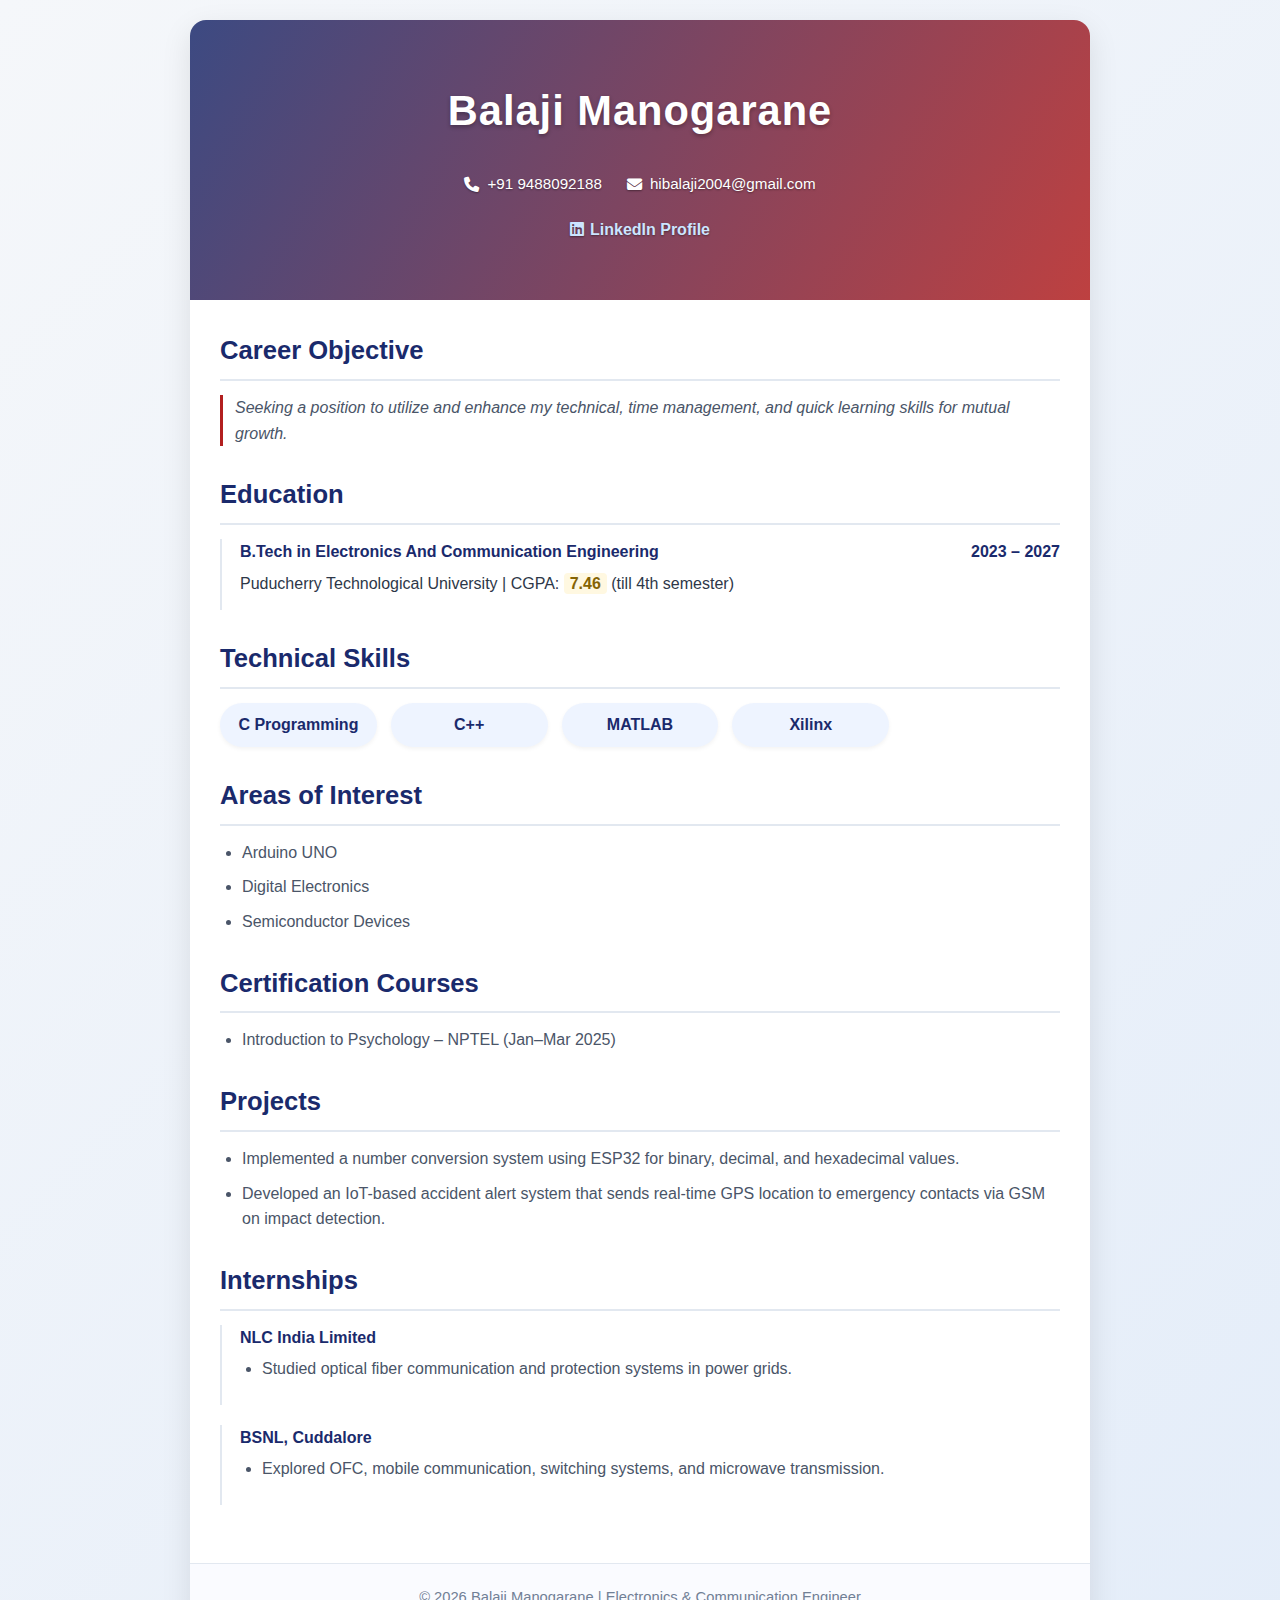
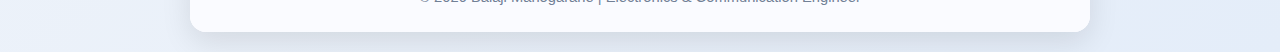
<file: index.html>
<!DOCTYPE html>
<html lang="en">
<head>
    <meta charset="UTF-8" />
    <meta name="viewport" content="width=device-width, initial-scale=1.0"/>
    <title>Balaji Manogarane - Portfolio</title>
    <link rel="stylesheet" href="https://cdnjs.cloudflare.com/ajax/libs/font-awesome/6.4.0/css/all.min.css" />
    <style>
        * {
            margin: 0;
            padding: 0;
            box-sizing: border-box;
            font-family: 'Segoe UI', Tahoma, Geneva, Verdana, sans-serif;
        }

        :root {
            --primary: #1a2a6c;
            --secondary: #b21f1f;
            --text: #2d3748;
            --border: #e2e8f0;
        }

        body {
            background: linear-gradient(135deg, #f5f7fa 0%, #e4edf9 100%);
            color: var(--text);
            line-height: 1.6;
            padding: 20px;
            min-height: 100vh;
        }

        .container {
            max-width: 900px;
            margin: 0 auto;
            background: white;
            border-radius: 16px;
            box-shadow: 0 10px 30px rgba(0, 0, 0, 0.1);
            overflow: hidden;
        }

        /* ✅ HEADER WITH GITHUB COVER IMAGE — NO PROFILE PIC */
        header {
            height: 280px;
            background-image:
                linear-gradient(120deg, rgba(26, 42, 108, 0.85), rgba(178, 31, 31, 0.85)),
                url('https://raw.githubusercontent.com/titan-rgb-ux/image/main/cover.jpeg');
            background-size: cover;
            background-position: center;
            background-repeat: no-repeat;
            display: flex;
            flex-direction: column;
            justify-content: center;
            align-items: center;
            text-align: center;
            color: white;
            padding: 0 20px;
        }

        header h1 {
            font-size: 2.6rem;
            margin-bottom: 16px;
            letter-spacing: 1px;
            text-shadow: 0 2px 4px rgba(0, 0, 0, 0.3);
        }

        .contact-info {
            display: flex;
            gap: 25px;
            margin: 12px 0;
            flex-wrap: wrap;
            justify-content: center;
        }

        .contact-item {
            display: flex;
            align-items: center;
            gap: 8px;
            font-size: 0.95rem;
            text-shadow: 0 1px 2px rgba(0, 0, 0, 0.4);
        }

        .linkedin-link {
            color: #cce5ff;
            text-decoration: none;
            display: inline-flex;
            align-items: center;
            gap: 6px;
            margin-top: 8px;
            font-weight: 600;
            text-shadow: 0 1px 2px rgba(0, 0, 0, 0.4);
        }

        .linkedin-link:hover {
            text-decoration: underline;
        }

        .content {
            padding: 30px;
        }

        section {
            margin-bottom: 28px;
        }

        h2 {
            color: var(--primary);
            border-bottom: 2px solid var(--border);
            padding-bottom: 8px;
            margin-bottom: 14px;
            font-size: 1.6rem;
            font-weight: 600;
        }

        .objective p {
            font-style: italic;
            padding-left: 12px;
            border-left: 3px solid var(--secondary);
            color: #4a5568;
        }

        .education-item,
        .experience-item {
            margin-bottom: 20px;
            padding-left: 18px;
            border-left: 2px solid var(--border);
            padding-bottom: 14px;
        }

        .education-header,
        .experience-header {
            display: flex;
            justify-content: space-between;
            margin-bottom: 6px;
            font-weight: 600;
            color: var(--primary);
        }

        .skills-container {
            display: grid;
            grid-template-columns: repeat(auto-fill, minmax(130px, 1fr));
            gap: 14px;
        }

        .skill-tag {
            background: #eef4ff;
            padding: 9px 16px;
            border-radius: 50px;
            text-align: center;
            font-weight: 600;
            color: var(--primary);
            box-shadow: 0 2px 4px rgba(0, 0, 0, 0.05);
        }

        ul {
            padding-left: 22px;
        }

        li {
            margin-bottom: 9px;
            color: #4a5568;
        }

        .highlight {
            background: #fff8e1;
            padding: 2px 6px;
            border-radius: 4px;
            font-weight: 600;
            color: #856404;
        }

        footer {
            text-align: center;
            padding: 22px;
            color: #718096;
            font-size: 0.92rem;
            border-top: 1px solid var(--border);
            background: #fafbff;
        }

        @media (max-width: 600px) {
            header h1 {
                font-size: 2rem;
            }
            .contact-info {
                flex-direction: column;
                gap: 10px;
            }
            .content {
                padding: 24px;
            }
            .skills-container {
                grid-template-columns: repeat(auto-fill, minmax(100px, 1fr));
            }
        }
    </style>
</head>
<body>
<div class="container">
    <header>
        <h1>Balaji Manogarane</h1>
        <div class="contact-info">
            <div class="contact-item"><i class="fas fa-phone"></i> +91 9488092188</div>
            <div class="contact-item"><i class="fas fa-envelope"></i> hibalaji2004@gmail.com</div>
        </div>
        <a href="https://www.linkedin.com/in/balaji-manogarane-66b4ab1b3" target="_blank" class="linkedin-link">
            <i class="fab fa-linkedin"></i> LinkedIn Profile
        </a>
    </header>

    <div class="content">
        <section class="objective">
            <h2>Career Objective</h2>
            <p>Seeking a position to utilize and enhance my technical, time management, and quick learning skills for mutual growth.</p>
        </section>

        <section class="education">
            <h2>Education</h2>
            <div class="education-item">
                <div class="education-header">
                    <span>B.Tech in Electronics And Communication Engineering</span>
                    <span>2023 – 2027</span>
                </div>
                <p>Puducherry Technological University | CGPA: <span class="highlight">7.46</span> (till 4th semester)</p>
            </div>
        </section>

        <section class="skills">
            <h2>Technical Skills</h2>
            <div class="skills-container">
                <div class="skill-tag">C Programming</div>
                <div class="skill-tag">C++</div>
                <div class="skill-tag">MATLAB</div>
                <div class="skill-tag">Xilinx</div>
            </div>
        </section>

        <section class="interests">
            <h2>Areas of Interest</h2>
            <ul>
                <li>Arduino UNO</li>
                <li>Digital Electronics</li>
                <li>Semiconductor Devices</li>
            </ul>
        </section>

        <section class="certifications">
            <h2>Certification Courses</h2>
            <ul>
                <li>Introduction to Psychology – NPTEL (Jan–Mar 2025)</li>
            </ul>
        </section>

        <section class="projects">
            <h2>Projects</h2>
            <ul>
                <li>Implemented a number conversion system using ESP32 for binary, decimal, and hexadecimal values.</li>
                <li>Developed an IoT-based accident alert system that sends real-time GPS location to emergency contacts via GSM on impact detection.</li>
            </ul>
        </section>

        <section class="internships">
            <h2>Internships</h2>
            <div class="experience-item">
                <div class="experience-header"><span>NLC India Limited</span></div>
                <ul><li>Studied optical fiber communication and protection systems in power grids.</li></ul>
            </div>
            <div class="experience-item">
                <div class="experience-header"><span>BSNL, Cuddalore</span></div>
                <ul><li>Explored OFC, mobile communication, switching systems, and microwave transmission.</li></ul>
            </div>
        </section>
    </div>

    <footer>
        <p>© 2026 Balaji Manogarane | Electronics & Communication Engineer</p>
    </footer>
</div>
</body>
</html>
</file>
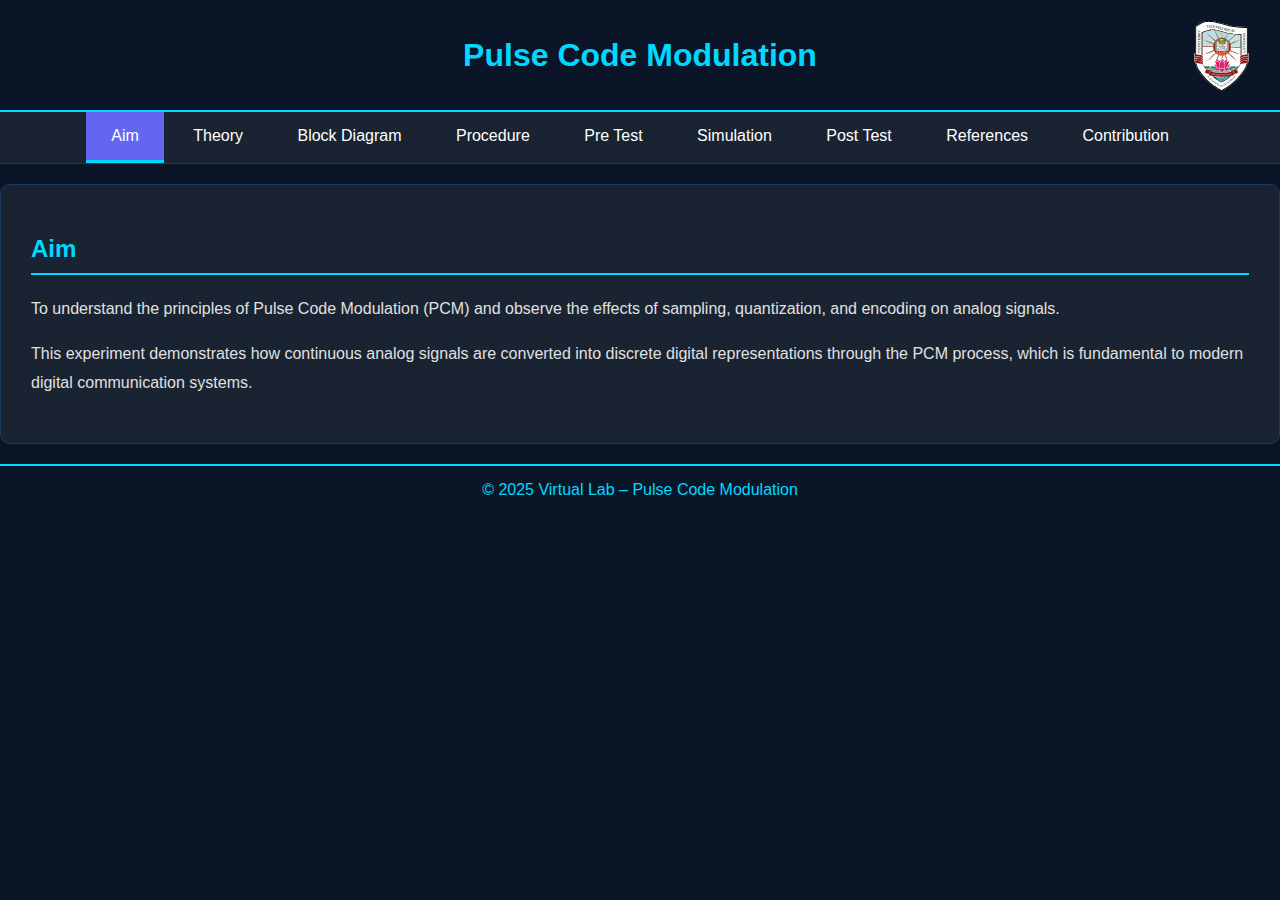
<file: pcm/target/classes/static/index.html>
<!DOCTYPE html>
<html lang="en">
<head>
<meta charset="UTF-8">
<meta name="viewport" content="width=device-width, initial-scale=1.0">
<title>Pulse Code Modulation - Virtual Lab</title>
<link rel="stylesheet" href="style.css">
<script src="https://cdn.plot.ly/plotly-2.32.0.min.js"></script>
</head>
<body>

<header>
  <div class="header-left"></div>
  <div class="title">Pulse Code Modulation</div>
  <div class="header-right">
    <img src="ptu-logo.svg" alt="PTU Logo" class="ptu-logo">

  </div>
</header>

<nav>
  <a href="#aim" class="nav-link active">Aim</a>
  <a href="#theory" class="nav-link">Theory</a>
  <a href="#block" class="nav-link">Block Diagram</a>
  <a href="#procedure" class="nav-link">Procedure</a>
  <a href="#pretest" class="nav-link">Pre Test</a>
  <a href="#simulation" class="nav-link">Simulation</a>
  <a href="#posttest" class="nav-link">Post Test</a>
  <a href="#references" class="nav-link">References</a>
  <a href="#contribution" class="nav-link">Contribution</a>
</nav>

<section id="aim" class="active">
  <h2>Aim</h2>
  <p>To understand the principles of Pulse Code Modulation (PCM) and observe the effects of sampling, quantization, and encoding on analog signals.</p>
  <p>This experiment demonstrates how continuous analog signals are converted into discrete digital representations through the PCM process, which is fundamental to modern digital communication systems.</p>
</section>

<section id="theory">
  <h2>Theory</h2>
  <p>Pulse Code Modulation (PCM) is a method used to digitally represent analog signals. It is the standard form of digital audio in computers, compact discs, digital telephony, and other digital audio applications.</p>
  <h3>The PCM process involves three main steps:</h3>
  <ul>
    <li><strong>Sampling:</strong> The continuous-time analog signal is sampled at regular intervals.</li>
    <li><strong>Quantization:</strong> Each sampled value is approximated to the nearest value within discrete levels.</li>
    <li><strong>Encoding:</strong> Each quantized value is represented in binary or Gray code.</li>
  </ul>
  <h3>Key Parameters:</h3>
  <ul>
    <li><strong>Sampling Rate (Fs):</strong> Samples per second.</li>
    <li><strong>Quantization Levels (L):</strong> Number of amplitude levels.</li>
    <li><strong>Bit Depth (n):</strong> Bits per sample.</li>
    <li><strong>Bit Rate:</strong> Fs × n.</li>
  </ul>
</section>

<section id="block">
  <h2>Block Diagram</h2>
  <div style="display: flex; justify-content: center; margin: 20px 0;">
    <svg width="800" height="500" viewBox="0 0 800 500" xmlns="http://www.w3.org/2000/svg">
      <rect width="800" height="500" fill="#f5f5f5"/>
      <line x1="470" y1="0" x2="470" y2="90" stroke="#FFD700" stroke-width="8"/>
      <line x1="470" y1="410" x2="470" y2="500" stroke="#FFD700" stroke-width="8"/>
      <rect x="50" y="60" width="100" height="80" fill="white" stroke="black" stroke-width="2"/>
      <text x="100" y="95" text-anchor="middle" font-size="14" font-weight="bold">Analog</text>
      <text x="100" y="112" text-anchor="middle" font-size="14" font-weight="bold">message</text>
      <text x="100" y="129" text-anchor="middle" font-size="14" font-weight="bold">signal</text>
      <path d="M 150 100 L 180 100" stroke="black" stroke-width="2" fill="none" marker-end="url(#arrowhead)"/>
      <rect x="180" y="60" width="100" height="80" fill="white" stroke="black" stroke-width="2"/>
      <text x="230" y="105" text-anchor="middle" font-size="16" font-weight="bold">LPF</text>
      <path d="M 280 100 L 310 100" stroke="black" stroke-width="2" fill="none" marker-end="url(#arrowhead)"/>
      <rect x="310" y="60" width="100" height="80" fill="white" stroke="black" stroke-width="2"/>
      <text x="360" y="105" text-anchor="middle" font-size="14" font-weight="bold">Sampler</text>
      <path d="M 410 100 L 440 100" stroke="black" stroke-width="2" fill="none" marker-end="url(#arrowhead)"/>
      <rect x="440" y="60" width="100" height="80" fill="white" stroke="black" stroke-width="2"/>
      <text x="490" y="105" text-anchor="middle" font-size="14" font-weight="bold">Quantizer</text>
      <path d="M 540 100 L 570 100" stroke="black" stroke-width="2" fill="none" marker-end="url(#arrowhead)"/>
      <rect x="570" y="60" width="100" height="80" fill="white" stroke="black" stroke-width="2"/>
      <text x="620" y="105" text-anchor="middle" font-size="14" font-weight="bold">Encoder</text>
      <text x="400" y="170" text-anchor="middle" font-size="14">Transmitter Section</text>
      <path d="M 670 100 L 720 100 L 720 240" stroke="black" stroke-width="2" fill="none" marker-end="url(#arrowhead)"/>
      <text x="735" y="140" font-size="12" font-weight="bold">PCM output</text>
      <text x="735" y="155" font-size="12" font-weight="bold">given to</text>
      <text x="735" y="170" font-size="12" font-weight="bold">channel</text>
      <rect x="640" y="240" width="100" height="60" fill="#d4edda" stroke="black" stroke-width="2"/>
      <text x="690" y="263" text-anchor="middle" font-size="11" font-weight="bold">Regenerative</text>
      <text x="690" y="278" text-anchor="middle" font-size="11" font-weight="bold">Repeater</text>
      <path d="M 640 270 L 240 270" stroke="black" stroke-width="2" stroke-dasharray="8,4" fill="none"/>
      <text x="440" y="295" text-anchor="middle" font-size="14" font-weight="bold">CHANNEL</text>
      <rect x="140" y="240" width="100" height="60" fill="#d4edda" stroke="black" stroke-width="2"/>
      <text x="190" y="263" text-anchor="middle" font-size="11" font-weight="bold">Regenerative</text>
      <text x="190" y="278" text-anchor="middle" font-size="11" font-weight="bold">Repeater</text>
      <path d="M 140 270 L 80 270 L 80 340" stroke="black" stroke-width="2" fill="none" marker-end="url(#arrowhead)"/>
      <text x="40" y="280" font-size="12" font-weight="bold">Channel</text>
      <text x="40" y="295" font-size="12" font-weight="bold">output</text>
      <rect x="50" y="340" width="100" height="60" fill="white" stroke="black" stroke-width="2"/>
      <text x="100" y="363" text-anchor="middle" font-size="11" font-weight="bold">Regeneration</text>
      <text x="100" y="378" text-anchor="middle" font-size="11" font-weight="bold">circuit</text>
      <path d="M 150 370 L 180 370" stroke="black" stroke-width="2" fill="none" marker-end="url(#arrowhead)"/>
      <rect x="180" y="340" width="100" height="60" fill="white" stroke="black" stroke-width="2"/>
      <text x="230" y="375" text-anchor="middle" font-size="14" font-weight="bold">Decoder</text>
      <path d="M 280 370 L 310 370" stroke="black" stroke-width="2" fill="none" marker-end="url(#arrowhead)"/>
      <rect x="310" y="340" width="100" height="60" fill="white" stroke="black" stroke-width="2"/>
      <text x="360" y="363" text-anchor="middle" font-size="11" font-weight="bold">Reconstruction</text>
      <text x="360" y="378" text-anchor="middle" font-size="11" font-weight="bold">filter</text>
      <path d="M 410 370 L 440 370" stroke="black" stroke-width="2" fill="none" marker-end="url(#arrowhead)"/>
      <rect x="440" y="340" width="100" height="60" fill="white" stroke="black" stroke-width="2"/>
      <text x="490" y="375" text-anchor="middle" font-size="14" font-weight="bold">Destination</text>
      <text x="300" y="430" text-anchor="middle" font-size="14">Receiver Section</text>
      <defs>
        <marker id="arrowhead" markerWidth="10" markerHeight="10" refX="9" refY="3" orient="auto">
          <polygon points="0 0, 10 3, 0 6" fill="black"/>
        </marker>
      </defs>
    </svg>
  </div>
</section>

<section id="procedure">
  <h2>Procedure</h2>
  <ol>
    <li>Select signal type: Sine, Cosine, or Random.</li>
    <li>Adjust amplitude and frequency.</li>
    <li>Set sampling frequency and quantization levels.</li>
    <li>Select encoding scheme.</li>
    <li>Click the SIMULATE button to generate plots.</li>
    <li>Observe Channel 1 (Transmitter) signals by clicking different buttons.</li>
    <li>Observe Channel 2 (Receiver) signals.</li>
    <li>Zoom in/out for clarity using Plotly controls.</li>
    <li>Compare input vs output signals to understand quantization error.</li>
  </ol>
</section>

<section id="simulation">
  <h2>Simulation</h2>
  <div class="controls">
    <div class="control-box">
      <label>Message Amplitude (V)</label>
      <input type="number" id="msgAmp" value="5" min="0" max="10" step="0.1">
    </div>
    <div class="control-box">
      <label>Message Frequency (Hz)</label>
      <input type="number" id="msgFreq" value="50" min="1" max="1000">
    </div>
    <div class="control-box">
      <label>Signal Type</label>
      <select id="signalType">
        <option value="sine" selected>Sine</option>
        <option value="cosine">Cosine</option>
        <option value="random">Random</option>
      </select>
    </div>
    <div class="control-box">
      <label>Sampling Frequency (Hz)</label>
      <input type="number" id="sampFreq" value="400" min="10" max="10000">
    </div>
    <div class="control-box">
      <label>Quantization Levels</label>
      <select id="quantLevels">
        <option>4</option>
        <option selected>8</option>
        <option>16</option>
        <option>32</option>
        <option>64</option>
        <option>128</option>
        <option>256</option>
      </select>
    </div>
    <div class="control-box">
      <label>Encoding Scheme</label>
      <select id="encodingType">
        <option value="binary">Binary</option>
        <option value="gray">Gray Code</option>
      </select>
    </div>
  </div>

  <div style="text-align:center; margin-top:20px;">
    <button id="simulateBtn">SIMULATE</button>
  </div>

  <div id="samplingRatio" style="text-align:center; margin-top:15px; padding:15px; background:var(--navy); border:2px solid var(--cyan); border-radius:8px; max-width:500px; margin-left:auto; margin-right:auto;">
    <div style="font-weight:bold; color:var(--cyan); margin-bottom:8px;">Sampling Analysis</div>
    <div id="ratioText" style="font-size:18px; color:var(--white);"></div>
    <div id="nyquistStatus" style="margin-top:8px; font-size:14px;"></div>
  </div>

  <div class="channel">
    <h3 style="text-align:center;color:var(--cyan)">Channel 1 - TRANSMITTER</h3>
    <div class="channel-header" style="text-align:center; margin-bottom:10px;">
      <button class="ch1-btn active" data-type="input">Input</button>
      <button class="ch1-btn" data-type="sampled">Sampled</button>
      <button class="ch1-btn" data-type="quantized">Quantized</button>
      <button class="ch1-btn" data-type="encoded">Encoded Signal</button>
    </div>
    <div style="display: flex; gap: 15px; align-items: flex-start;">
      <div id="plot1" style="height:400px; flex: 1;"></div>
      <div id="quantLevelsDisplay" class="quantization-levels-box">
        <div style="font-weight: bold; color: var(--cyan); margin-bottom: 10px; text-align: center; font-size: 14px;">Quantization Levels</div>
        <div id="levelsTable"></div>
      </div>
    </div>
  </div>

  <div class="channel">
    <h3 style="text-align:center;color:var(--cyan)">Channel 2 - RECEIVER</h3>
    <div class="channel-header" style="text-align:center;margin-bottom:10px;">
      <button class="ch2-btn" data-type="decoded">Decoded Signal</button> 
      <button class="ch2-btn active" data-type="reconstructed">Reconstructed Signal</button>
    </div>
    <div id="plot2" style="height:350px;"></div>
  </div>
</section>

<section id="pretest">
  <h2>Pre Test</h2>
  <p style="text-align:center; color:#666; margin-bottom:30px;">Assess your prior knowledge of Pulse Code Modulation</p>
  
  <div class="quiz-container" id="pretestContainer"></div>
  
  <div class="submit-quiz">
    <button id="submitPretest">Submit Quiz</button>
  </div>
  
  <div class="quiz-result" id="pretestResult">
    <h3>Quiz Results</h3>
    <div class="score-display" id="pretestScoreDisplay"></div>
    <div class="result-message" id="pretestResultMessage"></div>
    <button class="retry-button" id="retryPretest">Retry Quiz</button>
  </div>
</section>

<section id="posttest">
  <h2>Post Test</h2>
  <p style="text-align:center; color:#666; margin-bottom:30px;">Test your understanding of Pulse Code Modulation concepts</p>
  
  <div class="quiz-container" id="quizContainer"></div>
  
  <div class="submit-quiz">
    <button id="submitQuiz">Submit Quiz</button>
  </div>
  
  <div class="quiz-result" id="quizResult">
    <h3>Quiz Results</h3>
    <div class="score-display" id="scoreDisplay"></div>
    <div class="result-message" id="resultMessage"></div>
    <button class="retry-button" id="retryQuiz">Retry Quiz</button>
  </div>
</section>

<section id="references">
  <h2>References</h2>
  <ol>
    <li>freeCodeCamp. (n.d.). <em>Web Development with HTML and CSS for Beginners</em> [YouTube Channel]. YouTube.</li>
    <li>DEWESoft. (n.d.). <em>FFT Analysis: Ultimate Guide to Frequency Analysis</em>. DEWESoft.</li>
    <li>Plotly Community. (n.d.). <em>Plotly Community Forum</em>. community.plotly.com.</li>
    <li>Traversy Media. (n.d.). <em>Plotly.js Crash Course</em> [Video]. YouTube.</li>
  </ol>
</section>

<section id="contribution">
  <h2>Contribution</h2>
  <h3>Development Team:</h3>
<ul>
  <li><strong>Narendran S</strong> – Testing and debugging</li>
  <li><strong>Mohamed Nafeez M</strong> – Code integration and design</li>
  <li><strong>Sethou Madhavan K</strong> – Code integration and design</li>
  <li><strong>Balaji M</strong> – Research and theory content</li>
  <li><strong>Tharun P</strong> – Research and theory content</li>
  <li><strong>Mohitha J</strong> – Code development and application</li>
  <li><strong>Murre Leela Venkata Satya Priya</strong> – Code development and application</li>
  <li><strong>Revathy T</strong> – Code development and application</li>
</ul>

  <h3>Institution:</h3>
  <p>Puducherry Technological University</p>
  <h3>Department:</h3>
  <p>Electronics and Communication Engineering</p>
  <h3>Acknowledgments:</h3>
  <p>We would like to thank our faculty <strong>Dr. K. Jayanthi</strong> for her guidance and support in developing this interactive learning tool.</p>
</section>

<footer style="background:var(--dark-navy); color:var(--cyan); text-align:center; padding:15px; border-top: 2px solid var(--cyan);">
© 2025 Virtual Lab – Pulse Code Modulation
</footer>

<script src="script.js"></script>

</body>
</html>
</file>
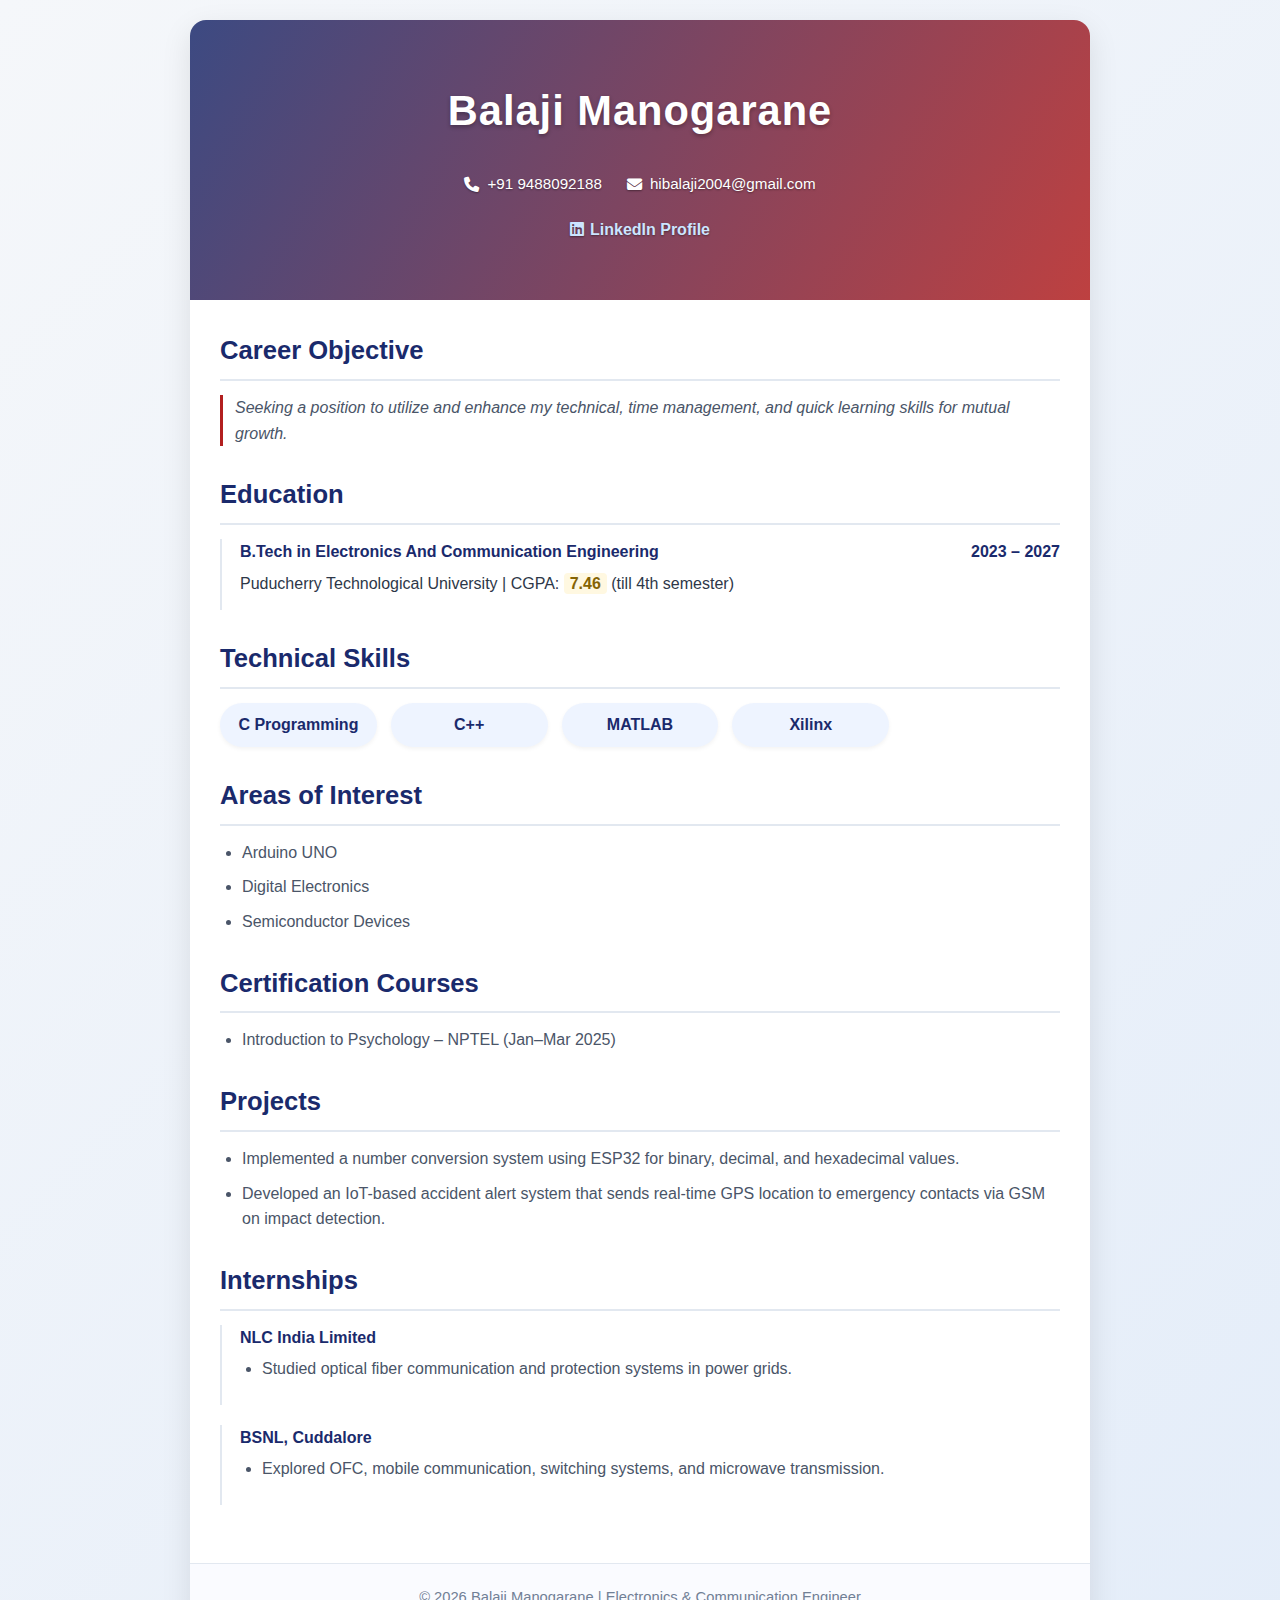
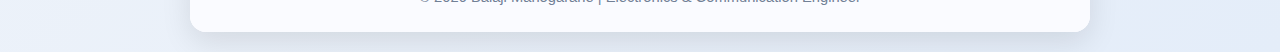
<file: res.html>
<!DOCTYPE html>
<html lang="en">
<head>
    <meta charset="UTF-8" />
    <meta name="viewport" content="width=device-width, initial-scale=1.0"/>
    <title>Balaji Manogarane - Portfolio</title>
    <link rel="stylesheet" href="https://cdnjs.cloudflare.com/ajax/libs/font-awesome/6.4.0/css/all.min.css" />
    <style>
        * {
            margin: 0;
            padding: 0;
            box-sizing: border-box;
            font-family: 'Segoe UI', Tahoma, Geneva, Verdana, sans-serif;
        }

        :root {
            --primary: #1a2a6c;
            --secondary: #b21f1f;
            --text: #2d3748;
            --border: #e2e8f0;
        }

        body {
            background: linear-gradient(135deg, #f5f7fa 0%, #e4edf9 100%);
            color: var(--text);
            line-height: 1.6;
            padding: 20px;
            min-height: 100vh;
        }

        .container {
            max-width: 900px;
            margin: 0 auto;
            background: white;
            border-radius: 16px;
            box-shadow: 0 10px 30px rgba(0, 0, 0, 0.1);
            overflow: hidden;
        }

        /* ✅ HEADER WITH GITHUB COVER IMAGE — NO PROFILE PIC */
        header {
            height: 280px;
            background-image:
                linear-gradient(120deg, rgba(26, 42, 108, 0.85), rgba(178, 31, 31, 0.85)),
                url('https://raw.githubusercontent.com/titan-rgb-ux/image/main/cover.jpg');
            background-size: cover;
            background-position: center;
            background-repeat: no-repeat;
            display: flex;
            flex-direction: column;
            justify-content: center;
            align-items: center;
            text-align: center;
            color: white;
            padding: 0 20px;
        }

        header h1 {
            font-size: 2.6rem;
            margin-bottom: 16px;
            letter-spacing: 1px;
            text-shadow: 0 2px 4px rgba(0, 0, 0, 0.3);
        }

        .contact-info {
            display: flex;
            gap: 25px;
            margin: 12px 0;
            flex-wrap: wrap;
            justify-content: center;
        }

        .contact-item {
            display: flex;
            align-items: center;
            gap: 8px;
            font-size: 0.95rem;
            text-shadow: 0 1px 2px rgba(0, 0, 0, 0.4);
        }

        .linkedin-link {
            color: #cce5ff;
            text-decoration: none;
            display: inline-flex;
            align-items: center;
            gap: 6px;
            margin-top: 8px;
            font-weight: 600;
            text-shadow: 0 1px 2px rgba(0, 0, 0, 0.4);
        }

        .linkedin-link:hover {
            text-decoration: underline;
        }

        .content {
            padding: 30px;
        }

        section {
            margin-bottom: 28px;
        }

        h2 {
            color: var(--primary);
            border-bottom: 2px solid var(--border);
            padding-bottom: 8px;
            margin-bottom: 14px;
            font-size: 1.6rem;
            font-weight: 600;
        }

        .objective p {
            font-style: italic;
            padding-left: 12px;
            border-left: 3px solid var(--secondary);
            color: #4a5568;
        }

        .education-item,
        .experience-item {
            margin-bottom: 20px;
            padding-left: 18px;
            border-left: 2px solid var(--border);
            padding-bottom: 14px;
        }

        .education-header,
        .experience-header {
            display: flex;
            justify-content: space-between;
            margin-bottom: 6px;
            font-weight: 600;
            color: var(--primary);
        }

        .skills-container {
            display: grid;
            grid-template-columns: repeat(auto-fill, minmax(130px, 1fr));
            gap: 14px;
        }

        .skill-tag {
            background: #eef4ff;
            padding: 9px 16px;
            border-radius: 50px;
            text-align: center;
            font-weight: 600;
            color: var(--primary);
            box-shadow: 0 2px 4px rgba(0, 0, 0, 0.05);
        }

        ul {
            padding-left: 22px;
        }

        li {
            margin-bottom: 9px;
            color: #4a5568;
        }

        .highlight {
            background: #fff8e1;
            padding: 2px 6px;
            border-radius: 4px;
            font-weight: 600;
            color: #856404;
        }

        footer {
            text-align: center;
            padding: 22px;
            color: #718096;
            font-size: 0.92rem;
            border-top: 1px solid var(--border);
            background: #fafbff;
        }

        @media (max-width: 600px) {
            header h1 {
                font-size: 2rem;
            }
            .contact-info {
                flex-direction: column;
                gap: 10px;
            }
            .content {
                padding: 24px;
            }
            .skills-container {
                grid-template-columns: repeat(auto-fill, minmax(100px, 1fr));
            }
        }
    </style>
</head>
<body>
<div class="container">
    <header>
        <h1>Balaji Manogarane</h1>
        <div class="contact-info">
            <div class="contact-item"><i class="fas fa-phone"></i> +91 9488092188</div>
            <div class="contact-item"><i class="fas fa-envelope"></i> hibalaji2004@gmail.com</div>
        </div>
        <a href="https://www.linkedin.com/in/balaji-manogarane-66b4ab1b3" target="_blank" class="linkedin-link">
            <i class="fab fa-linkedin"></i> LinkedIn Profile
        </a>
    </header>

    <div class="content">
        <section class="objective">
            <h2>Career Objective</h2>
            <p>Seeking a position to utilize and enhance my technical, time management, and quick learning skills for mutual growth.</p>
        </section>

        <section class="education">
            <h2>Education</h2>
            <div class="education-item">
                <div class="education-header">
                    <span>B.Tech in Electronics And Communication Engineering</span>
                    <span>2023 – 2027</span>
                </div>
                <p>Puducherry Technological University | CGPA: <span class="highlight">7.46</span> (till 4th semester)</p>
            </div>
        </section>

        <section class="skills">
            <h2>Technical Skills</h2>
            <div class="skills-container">
                <div class="skill-tag">C Programming</div>
                <div class="skill-tag">C++</div>
                <div class="skill-tag">MATLAB</div>
                <div class="skill-tag">Xilinx</div>
            </div>
        </section>

        <section class="interests">
            <h2>Areas of Interest</h2>
            <ul>
                <li>Arduino UNO</li>
                <li>Digital Electronics</li>
                <li>Semiconductor Devices</li>
            </ul>
        </section>

        <section class="certifications">
            <h2>Certification Courses</h2>
            <ul>
                <li>Introduction to Psychology – NPTEL (Jan–Mar 2025)</li>
            </ul>
        </section>

        <section class="projects">
            <h2>Projects</h2>
            <ul>
                <li>Implemented a number conversion system using ESP32 for binary, decimal, and hexadecimal values.</li>
                <li>Developed an IoT-based accident alert system that sends real-time GPS location to emergency contacts via GSM on impact detection.</li>
            </ul>
        </section>

        <section class="internships">
            <h2>Internships</h2>
            <div class="experience-item">
                <div class="experience-header"><span>NLC India Limited</span></div>
                <ul><li>Studied optical fiber communication and protection systems in power grids.</li></ul>
            </div>
            <div class="experience-item">
                <div class="experience-header"><span>BSNL, Cuddalore</span></div>
                <ul><li>Explored OFC, mobile communication, switching systems, and microwave transmission.</li></ul>
            </div>
        </section>
    </div>

    <footer>
        <p>© 2026 Balaji Manogarane | Electronics & Communication Engineer</p>
    </footer>
</div>
</body>
</html>
</file>
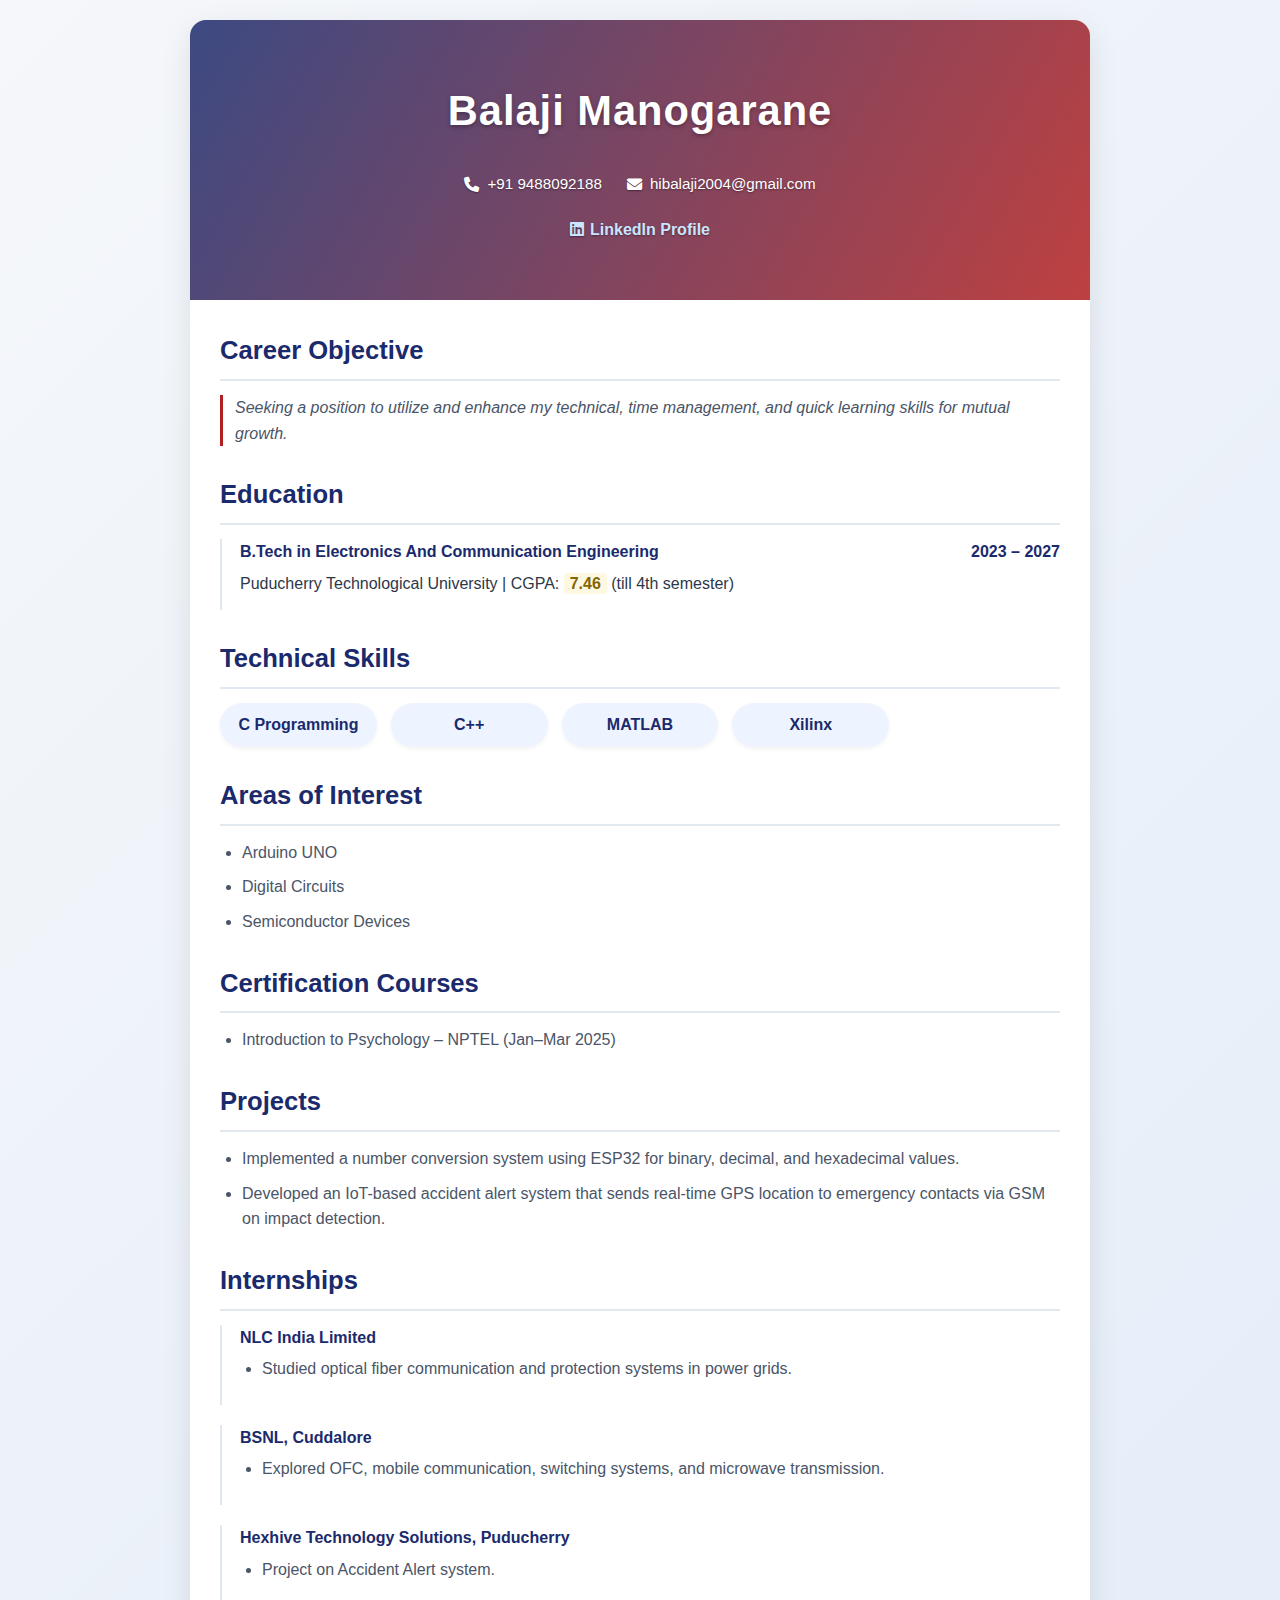
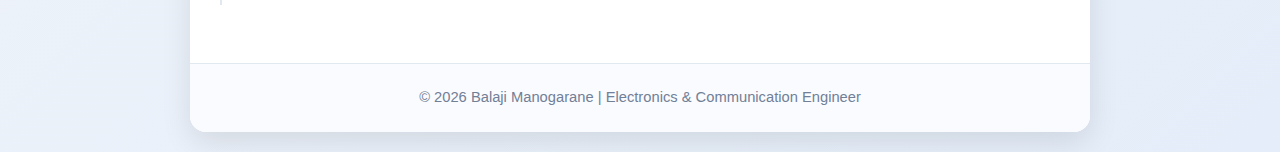
<file: pcm/target/classes/static/ind.html>
<!DOCTYPE html>
<html lang="en">
<head>
    <meta charset="UTF-8" />
    <meta name="viewport" content="width=device-width, initial-scale=1.0"/>
    <title>Balaji Manogarane - Portfolio</title>
    <link rel="stylesheet" href="https://cdnjs.cloudflare.com/ajax/libs/font-awesome/6.4.0/css/all.min.css" />
    <style>
        * {
            margin: 0;
            padding: 0;
            box-sizing: border-box;
            font-family: 'Segoe UI', Tahoma, Geneva, Verdana, sans-serif;
        }

        :root {
            --primary: #1a2a6c;
            --secondary: #b21f1f;
            --text: #2d3748;
            --border: #e2e8f0;
        }

        body {
            background: linear-gradient(135deg, #f5f7fa 0%, #e4edf9 100%);
            color: var(--text);
            line-height: 1.6;
            padding: 20px;
            min-height: 100vh;
        }

        .container {
            max-width: 900px;
            margin: 0 auto;
            background: white;
            border-radius: 16px;
            box-shadow: 0 10px 30px rgba(0, 0, 0, 0.1);
            overflow: hidden;
        }

        /* ✅ HEADER WITH GITHUB COVER IMAGE — NO PROFILE PIC */
        header {
            height: 280px;
            background-image:
                linear-gradient(120deg, rgba(26, 42, 108, 0.85), rgba(178, 31, 31, 0.85)),
                url('https://raw.githubusercontent.com/titan-rgb-ux/image/main/cover.jpg');
            background-size: cover;
            background-position: center;
            background-repeat: no-repeat;
            display: flex;
            flex-direction: column;
            justify-content: center;
            align-items: center;
            text-align: center;
            color: white;
            padding: 0 20px;
        }

        header h1 {
            font-size: 2.6rem;
            margin-bottom: 16px;
            letter-spacing: 1px;
            text-shadow: 0 2px 4px rgba(0, 0, 0, 0.3);
        }

        .contact-info {
            display: flex;
            gap: 25px;
            margin: 12px 0;
            flex-wrap: wrap;
            justify-content: center;
        }

        .contact-item {
            display: flex;
            align-items: center;
            gap: 8px;
            font-size: 0.95rem;
            text-shadow: 0 1px 2px rgba(0, 0, 0, 0.4);
        }

        .linkedin-link {
            color: #cce5ff;
            text-decoration: none;
            display: inline-flex;
            align-items: center;
            gap: 6px;
            margin-top: 8px;
            font-weight: 600;
            text-shadow: 0 1px 2px rgba(0, 0, 0, 0.4);
        }

        .linkedin-link:hover {
            text-decoration: underline;
        }

        .content {
            padding: 30px;
        }

        section {
            margin-bottom: 28px;
        }

        h2 {
            color: var(--primary);
            border-bottom: 2px solid var(--border);
            padding-bottom: 8px;
            margin-bottom: 14px;
            font-size: 1.6rem;
            font-weight: 600;
        }

        .objective p {
            font-style: italic;
            padding-left: 12px;
            border-left: 3px solid var(--secondary);
            color: #4a5568;
        }

        .education-item,
        .experience-item {
            margin-bottom: 20px;
            padding-left: 18px;
            border-left: 2px solid var(--border);
            padding-bottom: 14px;
        }

        .education-header,
        .experience-header {
            display: flex;
            justify-content: space-between;
            margin-bottom: 6px;
            font-weight: 600;
            color: var(--primary);
        }

        .skills-container {
            display: grid;
            grid-template-columns: repeat(auto-fill, minmax(130px, 1fr));
            gap: 14px;
        }

        .skill-tag {
            background: #eef4ff;
            padding: 9px 16px;
            border-radius: 50px;
            text-align: center;
            font-weight: 600;
            color: var(--primary);
            box-shadow: 0 2px 4px rgba(0, 0, 0, 0.05);
        }

        ul {
            padding-left: 22px;
        }

        li {
            margin-bottom: 9px;
            color: #4a5568;
        }

        .highlight {
            background: #fff8e1;
            padding: 2px 6px;
            border-radius: 4px;
            font-weight: 600;
            color: #856404;
        }

        footer {
            text-align: center;
            padding: 22px;
            color: #718096;
            font-size: 0.92rem;
            border-top: 1px solid var(--border);
            background: #fafbff;
        }

        @media (max-width: 600px) {
            header h1 {
                font-size: 2rem;
            }
            .contact-info {
                flex-direction: column;
                gap: 10px;
            }
            .content {
                padding: 24px;
            }
            .skills-container {
                grid-template-columns: repeat(auto-fill, minmax(100px, 1fr));
            }
        }
    </style>
</head>
<body>
<div class="container">
    <header>
        <h1>Balaji Manogarane</h1>
        <div class="contact-info">
            <div class="contact-item"><i class="fas fa-phone"></i> +91 9488092188</div>
            <div class="contact-item"><i class="fas fa-envelope"></i> hibalaji2004@gmail.com</div>
        </div>
        <a href="https://www.linkedin.com/in/balaji-manogarane-66b4ab1b3" target="_blank" class="linkedin-link">
            <i class="fab fa-linkedin"></i> LinkedIn Profile
        </a>
    </header>

    <div class="content">
        <section class="objective">
            <h2>Career Objective</h2>
            <p>Seeking a position to utilize and enhance my technical, time management, and quick learning skills for mutual growth.</p>
        </section>

        <section class="education">
            <h2>Education</h2>
            <div class="education-item">
                <div class="education-header">
                    <span>B.Tech in Electronics And Communication Engineering</span>
                    <span>2023 – 2027</span>
                </div>
                <p>Puducherry Technological University | CGPA: <span class="highlight">7.46</span> (till 4th semester)</p>
            </div>
        </section>

        <section class="skills">
            <h2>Technical Skills</h2>
            <div class="skills-container">
                <div class="skill-tag">C Programming</div>
                <div class="skill-tag">C++</div>
                <div class="skill-tag">MATLAB</div>
                <div class="skill-tag">Xilinx</div>
            </div>
        </section>

        <section class="interests">
            <h2>Areas of Interest</h2>
            <ul>
                <li>Arduino UNO</li>
                <li>Digital Circuits</li>
                <li>Semiconductor Devices</li>
            </ul>
        </section>

        <section class="certifications">
            <h2>Certification Courses</h2>
            <ul>
                <li>Introduction to Psychology – NPTEL (Jan–Mar 2025)</li>
            </ul>
        </section>

        <section class="projects">
            <h2>Projects</h2>
            <ul>
                <li>Implemented a number conversion system using ESP32 for binary, decimal, and hexadecimal values.</li>
                <li>Developed an IoT-based accident alert system that sends real-time GPS location to emergency contacts via GSM on impact detection.</li>
            </ul>
        </section>

        <section class="internships">
            <h2>Internships</h2>
            <div class="experience-item">
                <div class="experience-header"><span>NLC India Limited</span></div>
                <ul><li>Studied optical fiber communication and protection systems in power grids.</li></ul>
            </div>
            <div class="experience-item">
                <div class="experience-header"><span>BSNL, Cuddalore</span></div>
                <ul><li>Explored OFC, mobile communication, switching systems, and microwave transmission.</li></ul>
            </div>
            <div class="experience-item">
                <div class="experience-header"><span>Hexhive Technology Solutions, Puducherry </span></div>
                <ul><li>Project on Accident Alert system.</li></ul>
            </div>
        </section>
    </div>

    <footer>
        <p>© 2026 Balaji Manogarane | Electronics & Communication Engineer</p>
    </footer>
</div>
</body>
</html>
</file>
<file: pcm/target/classes/static/style.css>
:root {
  --dark-navy: #0a1628;
  --navy: #1a2332;
  --light-navy: #1e3a5f;
  --cyan: #00d9ff;
  --purple: #6366f1;
  --white: #ffffff;
  --green: #28a745;
  --red: #dc3545;
}

body {
  margin: 0;
  font-family: "Segoe UI", sans-serif;
  background-color: var(--dark-navy);
  color: var(--white);
}

header {
  background: var(--dark-navy);
  color: var(--cyan);
  display: flex;
  align-items: center;
  justify-content: space-between;
  padding: 15px 30px;
  border-bottom: 2px solid var(--cyan);
}

.header-left {
  width: 100px;
}

.title {
  flex-grow: 1;
  text-align: center;
  font-size: 2em;
  font-weight: 600;
  color: var(--cyan);
}

.header-right {
  width: 100px;
  display: flex;
  justify-content: flex-end;
  align-items: center;
}

.ptu-logo {
  height: 80px;
  width: auto;
  transition: transform 0.3s ease;
}

.ptu-logo:hover {
  transform: scale(1.05);
}

nav {
  background: var(--navy);
  padding: 0;
  text-align: center;
  border-bottom: 1px solid var(--light-navy);
}

nav a {
  color: white;
  padding: 15px 25px;
  text-decoration: none;
  display: inline-block;
  transition: all 0.3s;
  border-bottom: 3px solid transparent;
}

nav a:hover {
  background: var(--light-navy);
  border-bottom-color: var(--cyan);
}

nav a.active {
  background: var(--purple);
  border-bottom-color: var(--cyan);
}

section {
  display: none;
  max-width: 1400px;
  margin: auto;
  padding: 30px;
  background-color: var(--navy);
  border-radius: 10px;
  margin-top: 20px;
  margin-bottom: 20px;
  border: 1px solid var(--light-navy);
}

section.active {
  display: block;
}

section h2 {
  color: var(--cyan);
  border-bottom: 2px solid var(--cyan);
  padding-bottom: 10px;
  margin-bottom: 20px;
}

section h3 {
  color: var(--cyan);
  margin-top: 20px;
}

section p, section li {
  line-height: 1.8;
  color: #e0e0e0;
}

.controls {
  display: grid;
  grid-template-columns: repeat(3, 1fr); 
  gap: 20px;
  max-width: 900px;
  margin: auto;
}

@media (max-width: 800px) {
  .controls {
    grid-template-columns: repeat(2, 1fr);
  }
}

@media (max-width: 500px) {
  .controls {
    grid-template-columns: 1fr;
  }
  
  .ptu-logo {
    height: 60px;
  }
  
  .title {
    font-size: 1.5em;
  }
}

.control-box {
  background: var(--navy);
  border: 2px solid var(--cyan);
  border-radius: 8px;
  padding: 20px 12px;
  text-align: center;
  display: flex;
  flex-direction: column;
  justify-content: center;
  align-items: center;
}

.control-box label {
  font-weight: bold;
  color: var(--cyan);
  margin-bottom: 10px;
}

.control-box input, .control-box select {
  width: 100%;
  max-width: 200px;
  padding: 8px 10px;
  border: 1px solid var(--cyan);
  border-radius: 6px;
  text-align: center;
  box-sizing: border-box;
  background: var(--dark-navy);
  color: var(--white);
}

#simulateBtn {
  margin-top: 15px;
  padding: 12px 25px;
  background: var(--purple);
  color: white;
  font-weight: bold;
  border: none;
  border-radius: 6px;
  cursor: pointer;
  transition: all 0.3s;
}

#simulateBtn:hover {
  background: var(--cyan);
  color: var(--dark-navy);
}

.channel {
  background: var(--navy);
  border: 2px solid var(--cyan);
  padding: 15px;
  border-radius: 10px;
  margin-top: 25px;
}

.channel h3 {
  color: var(--cyan);
}

.channel-header button {
  padding: 8px 16px;
  border: 2px solid var(--cyan);
  background: var(--dark-navy);
  color: var(--white);
  border-radius: 6px;
  cursor: pointer;
  transition: all 0.3s;
  margin: 0 5px;
}

.channel-header button:hover {
  background: var(--light-navy);
}

.channel-header button.active {
  background: var(--purple);
  color: white;
  border-color: var(--cyan);
}

/* Quiz Styles */
.quiz-container {
  max-width: 900px;
  margin: 0 auto;
}

.question-card {
  background: var(--navy);
  border: 2px solid var(--cyan);
  border-radius: 10px;
  padding: 25px;
  margin-bottom: 25px;
  box-shadow: 0 2px 5px rgba(0,217,255,0.1);
}

.question-number {
  color: var(--cyan);
  font-weight: bold;
  font-size: 1.1em;
  margin-bottom: 15px;
}

.question-text {
  font-size: 1.05em;
  color: #e0e0e0;
  margin-bottom: 20px;
  line-height: 1.6;
}

.options {
  display: flex;
  flex-direction: column;
  gap: 12px;
}

.option {
  display: flex;
  align-items: center;
  padding: 15px;
  border: 2px solid var(--light-navy);
  border-radius: 8px;
  cursor: pointer;
  transition: all 0.3s;
  background: var(--dark-navy);
  color: var(--white);
}

.option:hover {
  border-color: var(--cyan);
  background: var(--light-navy);
}

.option input[type="radio"] {
  margin-right: 12px;
  width: 20px;
  height: 20px;
  cursor: pointer;
  accent-color: var(--cyan);
}

.option label {
  cursor: pointer;
  flex: 1;
  font-size: 1em;
  color: var(--white);
}

.option.correct {
  border-color: var(--green);
  background: #d4edda;
}

.option.incorrect {
  border-color: var(--red);
  background: #f8d7da;
}

.feedback {
  margin-top: 15px;
  padding: 15px;
  border-radius: 8px;
  display: none;
  line-height: 1.6;
}

.feedback.show {
  display: block;
}

.feedback.correct {
  background: #d4edda;
  border: 2px solid var(--green);
  color: #155724;
}

.feedback.incorrect {
  background: #f8d7da;
  border: 2px solid var(--red);
  color: #721c24;
}

.feedback strong {
  display: block;
  margin-bottom: 8px;
  font-size: 1.05em;
}

.submit-quiz {
  text-align: center;
  margin: 30px 0;
}

.submit-quiz button {
  padding: 15px 40px;
  background: var(--purple);
  color: white;
  border: none;
  border-radius: 8px;
  font-size: 1.1em;
  font-weight: bold;
  cursor: pointer;
  transition: background 0.3s;
}

.submit-quiz button:hover {
  background: var(--cyan);
  color: var(--dark-navy);
}

.submit-quiz button:disabled {
  background: #555;
  cursor: not-allowed;
}

.quiz-result {
  background: var(--navy);
  border: 3px solid var(--cyan);
  border-radius: 10px;
  padding: 30px;
  margin: 30px auto;
  max-width: 600px;
  text-align: center;
  display: none;
}

.quiz-result.show {
  display: block;
}

.quiz-result h3 {
  color: var(--cyan);
  font-size: 1.8em;
  margin-bottom: 20px;
}

.score-display {
  font-size: 3em;
  font-weight: bold;
  color: var(--cyan);
  margin: 20px 0;
}

.result-message {
  font-size: 1.2em;
  margin: 20px 0;
  color: #e0e0e0;
}

.retry-button {
  margin-top: 20px;
  padding: 12px 30px;
  background: var(--purple);
  color: white;
  border: none;
  border-radius: 8px;
  font-size: 1em;
  font-weight: bold;
  cursor: pointer;
}

.retry-button:hover {
  background: var(--cyan);
  color: var(--dark-navy);
}

.quantization-levels-box {
  background: var(--dark-navy);
  border: 2px solid var(--cyan);
  border-radius: 8px;
  padding: 15px;
  min-width: 180px;
  max-height: 400px;
  overflow-y: auto;
  display: none;
}

.quantization-levels-box.visible {
  display: block;
}
</file>
